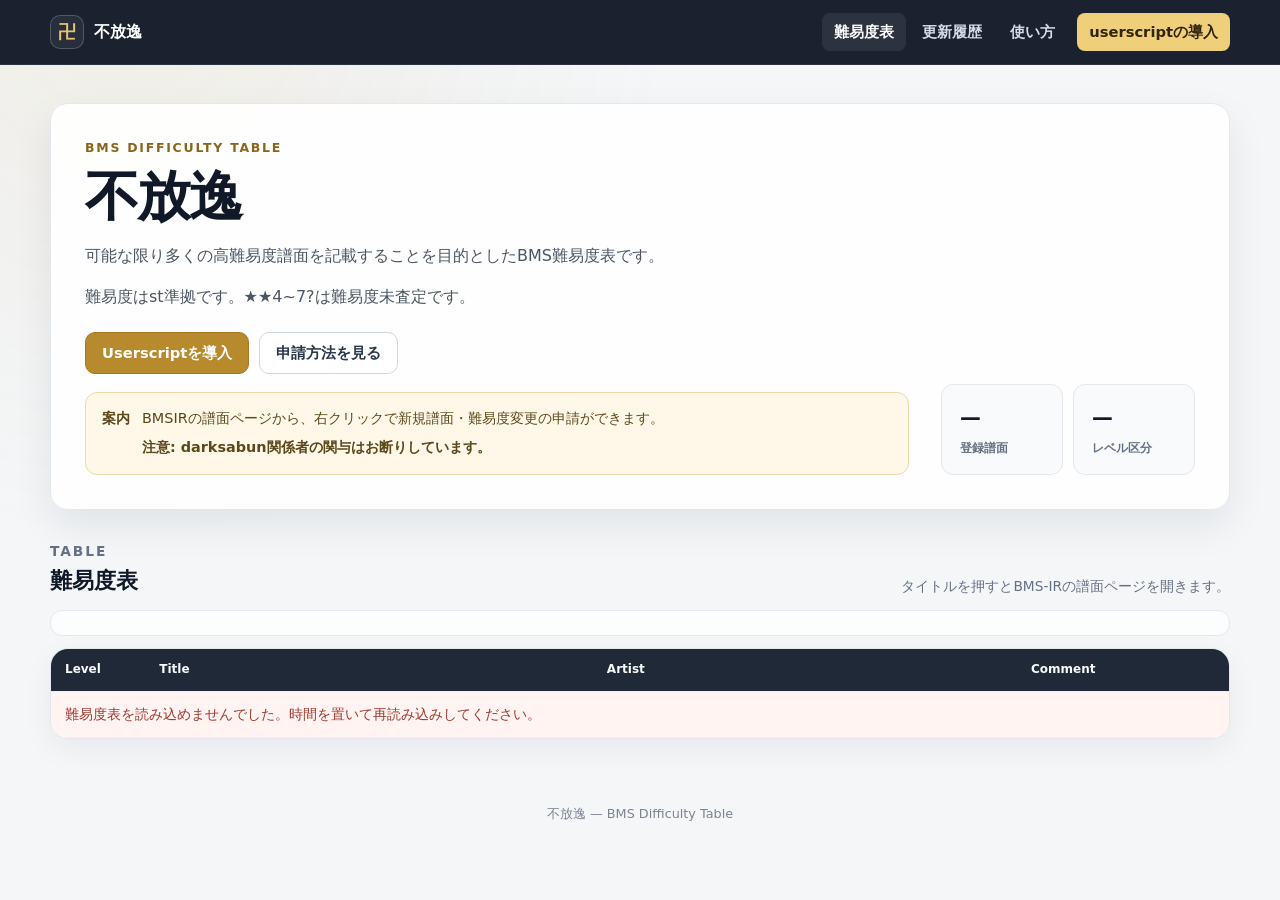
<file: index.html>
<!DOCTYPE html>
<html lang="ja">
<head>
  <meta charset="UTF-8">
  <meta name="viewport" content="width=device-width, initial-scale=1.0">
  <meta name="robots" content="noindex">
  <meta name="bmstable" content="header.json">
  <title>不放逸</title>
  <link rel="stylesheet" href="style.css">
  <style>html.blocked-referrer body{visibility:hidden}</style>
  <script>
    function isBlockedReferrer(referrer){if(!referrer)return false;try{const hostname=new URL(referrer).hostname.toLowerCase().replace(/\.$/,"");return hostname==="darksabun.club"||hostname.endsWith(".darksabun.club")}catch{return false}}
    window.appamadaBlockedReferrer=isBlockedReferrer(document.referrer);
    if(window.appamadaBlockedReferrer)document.documentElement.classList.add("blocked-referrer");
  </script>
</head>
<body>
<header class="site-header">
  <nav class="site-nav shell" aria-label="メインナビゲーション">
    <a class="brand" href="./"><span class="brand-mark">卍</span><span class="brand-text">不放逸</span></a>
    <div class="nav-links">
      <a class="nav-link" aria-current="page" href="./">難易度表</a>
      <a class="nav-link" href="changelog.html">更新履歴</a>
      <a class="nav-link" href="guide.html" title="Userscriptの使い方">使い方</a>
      <a class="nav-link nav-link-primary" href="https://raw.githubusercontent.com/monsta-bms/appamada-tools/main/dist/appamada_bmsir_submit.user.js">userscriptの導入</a>
    </div>
  </nav>
</header>
<main>
  <div class="shell">
    <section class="hero">
      <div class="hero-copy">
        <p class="eyebrow">BMS Difficulty Table</p>
        <h1>不放逸</h1>
        <p class="hero-description">可能な限り多くの高難易度譜面を記載することを目的としたBMS難易度表です。</p>
        <p class="hero-description">難易度はst準拠です。★★4~7?は難易度未査定です。</p>
        <div class="hero-actions">
          <a class="button button-primary" href="https://raw.githubusercontent.com/monsta-bms/appamada-tools/main/dist/appamada_bmsir_submit.user.js">Userscriptを導入</a>
          <a class="button" href="guide.html">申請方法を見る</a>
        </div>
        <div class="notice"><strong>案内</strong><span>BMSIRの譜面ページから、右クリックで新規譜面・難易度変更の申請ができます。<span class="notice-warning">注意: darksabun関係者の関与はお断りしています。</span></span></div>
      </div>
      <div class="hero-stats" aria-label="難易度表の統計">
        <div class="stat"><span class="stat-value" id="chart-count">—</span><span class="stat-label">登録譜面</span></div>
        <div class="stat"><span class="stat-value" id="level-count">—</span><span class="stat-label">レベル区分</span></div>
      </div>
    </section>

    <section class="table-section" aria-labelledby="table-heading">
      <div class="section-heading"><div><p class="eyebrow">Table</p><h2 id="table-heading">難易度表</h2></div><p>タイトルを押すとBMS-IRの譜面ページを開きます。</p></div>
      <div class="level-nav-wrap"><div class="level-nav" id="level-nav" aria-label="レベル移動"></div></div>
      <div class="table-card"><div class="table-scroll">
        <table class="difficulty-table" id="table_int">
          <colgroup><col style="width:8%"><col style="width:38%"><col style="width:36%"><col style="width:18%"></colgroup>
          <thead><tr><th>Level</th><th>Title</th><th>Artist</th><th>Comment</th></tr></thead>
          <tbody id="table-body"><tr><td colspan="4" class="table-message">読み込み中…</td></tr></tbody>
        </table>
      </div></div>
    </section>
  </div>
</main>
<footer class="site-footer shell">不放逸 — BMS Difficulty Table</footer>
<script>
(function(){
  if(window.appamadaBlockedReferrer){document.title="Access denied";document.body.innerHTML='<main class="shell"><section class="guide-section"><h1>Access denied</h1><p>この参照元からのアクセスは許可されていません。</p></section></main>';document.documentElement.classList.remove("blocked-referrer");return;}
  const body=document.getElementById("table-body"), nav=document.getElementById("level-nav");
  const text=(v)=>String(v??"");
  const md5=(v)=>text(v).trim().toLowerCase();
  const isValidMd5=(v)=>/^[0-9a-f]{32}$/.test(v);
  const safeId=(level)=>"level-"+encodeURIComponent(level).replace(/%/g,"-");
  const td=(className,value)=>{const el=document.createElement("td");el.className=className;el.textContent=text(value);return el;};
  async function load(){
    try{
      const header=await fetch(document.querySelector('meta[name="bmstable"]').content,{cache:"no-store"}).then(r=>{if(!r.ok)throw new Error("header");return r.json()});
      const info=await fetch(header.data_url,{cache:"no-store"}).then(r=>{if(!r.ok)throw new Error("data");return r.json()});
      render(info,header.symbol||"");
    }catch(error){console.error("[appamada] table load failed",error);body.innerHTML='<tr><td colspan="4" class="table-message table-message-error">難易度表を読み込めませんでした。時間を置いて再読み込みしてください。</td></tr>';}
  }
  function render(info,mark){
    body.replaceChildren();nav.replaceChildren();
    const groups=[];let current=null;
    for(const item of info){if(!current||current.level!==item.level){current={level:item.level,items:[]};groups.push(current)}current.items.push(item)}
    const frag=document.createDocumentFragment();let stripeIndex=0;
    for(const group of groups){
      const id=safeId(group.level);
      const chip=document.createElement("a");chip.className="level-chip";chip.href="#"+id;chip.textContent=mark+group.level;nav.appendChild(chip);
      const sep=document.createElement("tr");sep.className="level-divider";sep.id=id;const cell=document.createElement("td");cell.colSpan=4;cell.append(document.createTextNode(mark+group.level));const count=document.createElement("span");count.className="level-count";count.textContent=`(${group.items.length}譜面)`;cell.appendChild(count);sep.appendChild(cell);frag.appendChild(sep);
      for(const item of group.items){const tr=document.createElement("tr");tr.classList.add("data-row",stripeIndex%2===0?"data-row-white":"data-row-gray");stripeIndex++;tr.appendChild(td("level-cell",mark+group.level));const title=document.createElement("td");title.className="title-cell";const itemMd5=md5(item.md5);if(isValidMd5(itemMd5)){const a=document.createElement("a");a.href="https://bms-ir.org/new/song?songmd5="+encodeURIComponent(itemMd5);a.target="_blank";a.rel="noopener noreferrer";a.textContent=text(item.title);title.appendChild(a)}else{title.textContent=text(item.title)}tr.appendChild(title);tr.appendChild(td("artist-cell",item.artist));tr.appendChild(td("comment-cell",item.comment));frag.appendChild(tr)}
    }
    body.appendChild(frag);document.getElementById("chart-count").textContent=info.length.toLocaleString("ja-JP");document.getElementById("level-count").textContent=groups.length.toLocaleString("ja-JP");
  }
  load();
})();
</script>
</body>
</html>
</file>
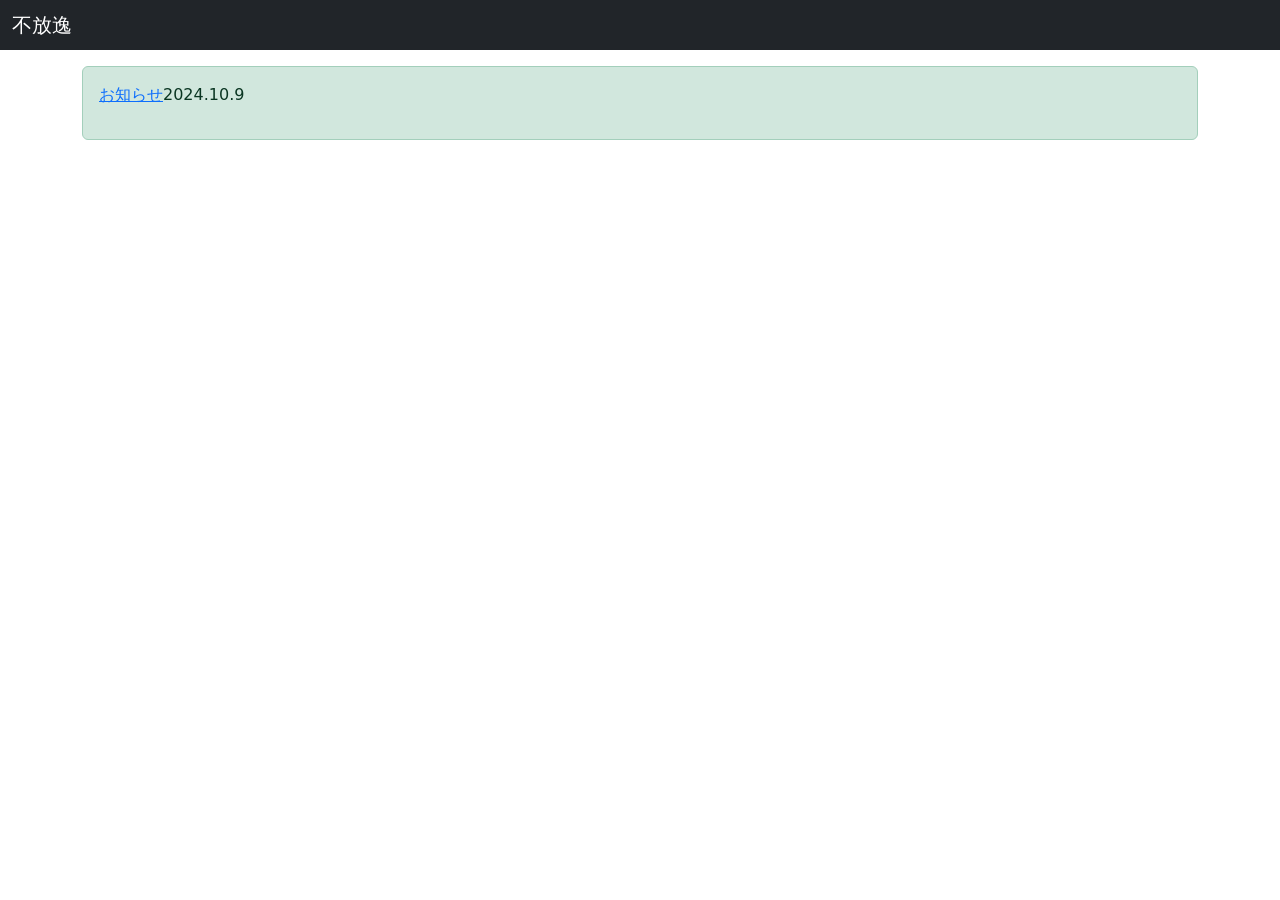
<file: asdasdasasdsadasdadasdsadasaaasssds.html>
<!DOCTYPE html>
<html lang="ja">

<head>
    <title>不放逸</title>
    <meta name="robots" content="noindex" />
    <meta charset="UTF-8">
    <meta http-equiv="X-UA-Compatible" content="IE=edge">
    <meta name="viewport" content="width=device-width, initial-scale=1.0">
    <meta name="bmstable" content="header.json" />
    <script src="https://code.jquery.com/jquery-2.2.4.min.js"></script>
    <link href="https://cdn.jsdelivr.net/npm/bootstrap@5.0.0-beta1/dist/css/bootstrap.min.css" rel="stylesheet"
        integrity="sha384-giJF6kkoqNQ00vy+HMDP7azOuL0xtbfIcaT9wjKHr8RbDVddVHyTfAAsrekwKmP1" crossorigin="anonymous">
    <script src="https://cdn.jsdelivr.net/npm/bootstrap@5.0.0-beta1/dist/js/bootstrap.bundle.min.js"
        integrity="sha384-ygbV9kiqUc6oa4msXn9868pTtWMgiQaeYH7/t7LECLbyPA2x65Kgf80OJFdroafW" crossorigin="anonymous">
    </script>
</head>

<body>
    <header class="mb-3">
        <nav class="navbar navbar-dark bg-dark">
            <div class="container-fluid">
                <span class="navbar-brand mb-0 h1">不放逸</span>
            </div>
        </nav>
    </header>

    <div class="container">
        <div class="alert alert-success mb-3" role="alert">
        <p><a href="https://docs.google.com/spreadsheets/d/1rWuuUpavO7YWWDPhJnzZmBwVTHlLf0KW4rE7W2af1BQ/edit?usp=sharing">お知らせ</a>2024.10.9</p>
            
        </div>


        <!--ここから難易度表本体-->
        <div>
            <table class="table table-light table-striped table-hover" id="table_int">
            </table>
        </div>
        <script language="javascript" type="text/javascript">
            $(document).ready(function () {
                $.getJSON($("meta[name=bmstable]").attr("content"), function (header) {
                    $.getJSON(header.data_url, function (information) {
                        makeBMSTable(information, header.symbol);
                    });
                });
            });

            function makeBMSTable(info, mark) {
                var x = "";
                var ev = "";
                var count = 0;
                var obj = $("#table_int");

                obj.html("");
                $("<thead class='table-dark'><tr><th>Level</th><th>Title</th><th>Artist</th><th>Comment</th></tr></thead><tbody>")
                    .appendTo(obj);
                var obj_sep = null;
                for (var i = 0; i < info.length; i++) {
                    if (x != info[i].level) {
                        if (obj_sep != null) {
                            obj_sep.html("<td colspan='4'>" + "<b>" + mark + x + " (" + count +
                                "譜面)</b></td>");
                        }
                        obj_sep = $("<tr class='table-dark' style='text-align:center' id='" + mark + info[i].level +
                            "'></tr>");
                        obj_sep.appendTo(obj);
                        count = 0;
                        x = info[i].level;
                    }

                    var str = $("<tr></tr>");

                    // Level
                    $("<td width='5%'>" + mark + x + "</td>").appendTo(str);

                    // Title
                    $("<td width='45%'>" +
                        "<a href='http://www.dream-pro.info/~lavalse/LR2IR/search.cgi?mode=ranking&bmsmd5=" + info[
                            i]
                        .md5 + "' target='_blank'>" + info[i].title + "</a></td>").appendTo(str);

                    // Artist
                    $("<td width='40%'>" + info[i].artist + "</td>").appendTo(str);

                    // Comment
                    $("<td width='10%'>" + info[i].comment + "</td>").appendTo(str);
                    str.appendTo(obj);
                    count++;

                }
                $("</tbody>").appendTo(obj);

                if (obj_sep != null) {
                    obj_sep.html("<td class='table-dark' style='text-align:center' colspan='4'>" + "<b>" + mark + x +
                        " (" + count + "譜面)</b></td>");
                }
            }
        </script>
    </div>

</html>
</file>
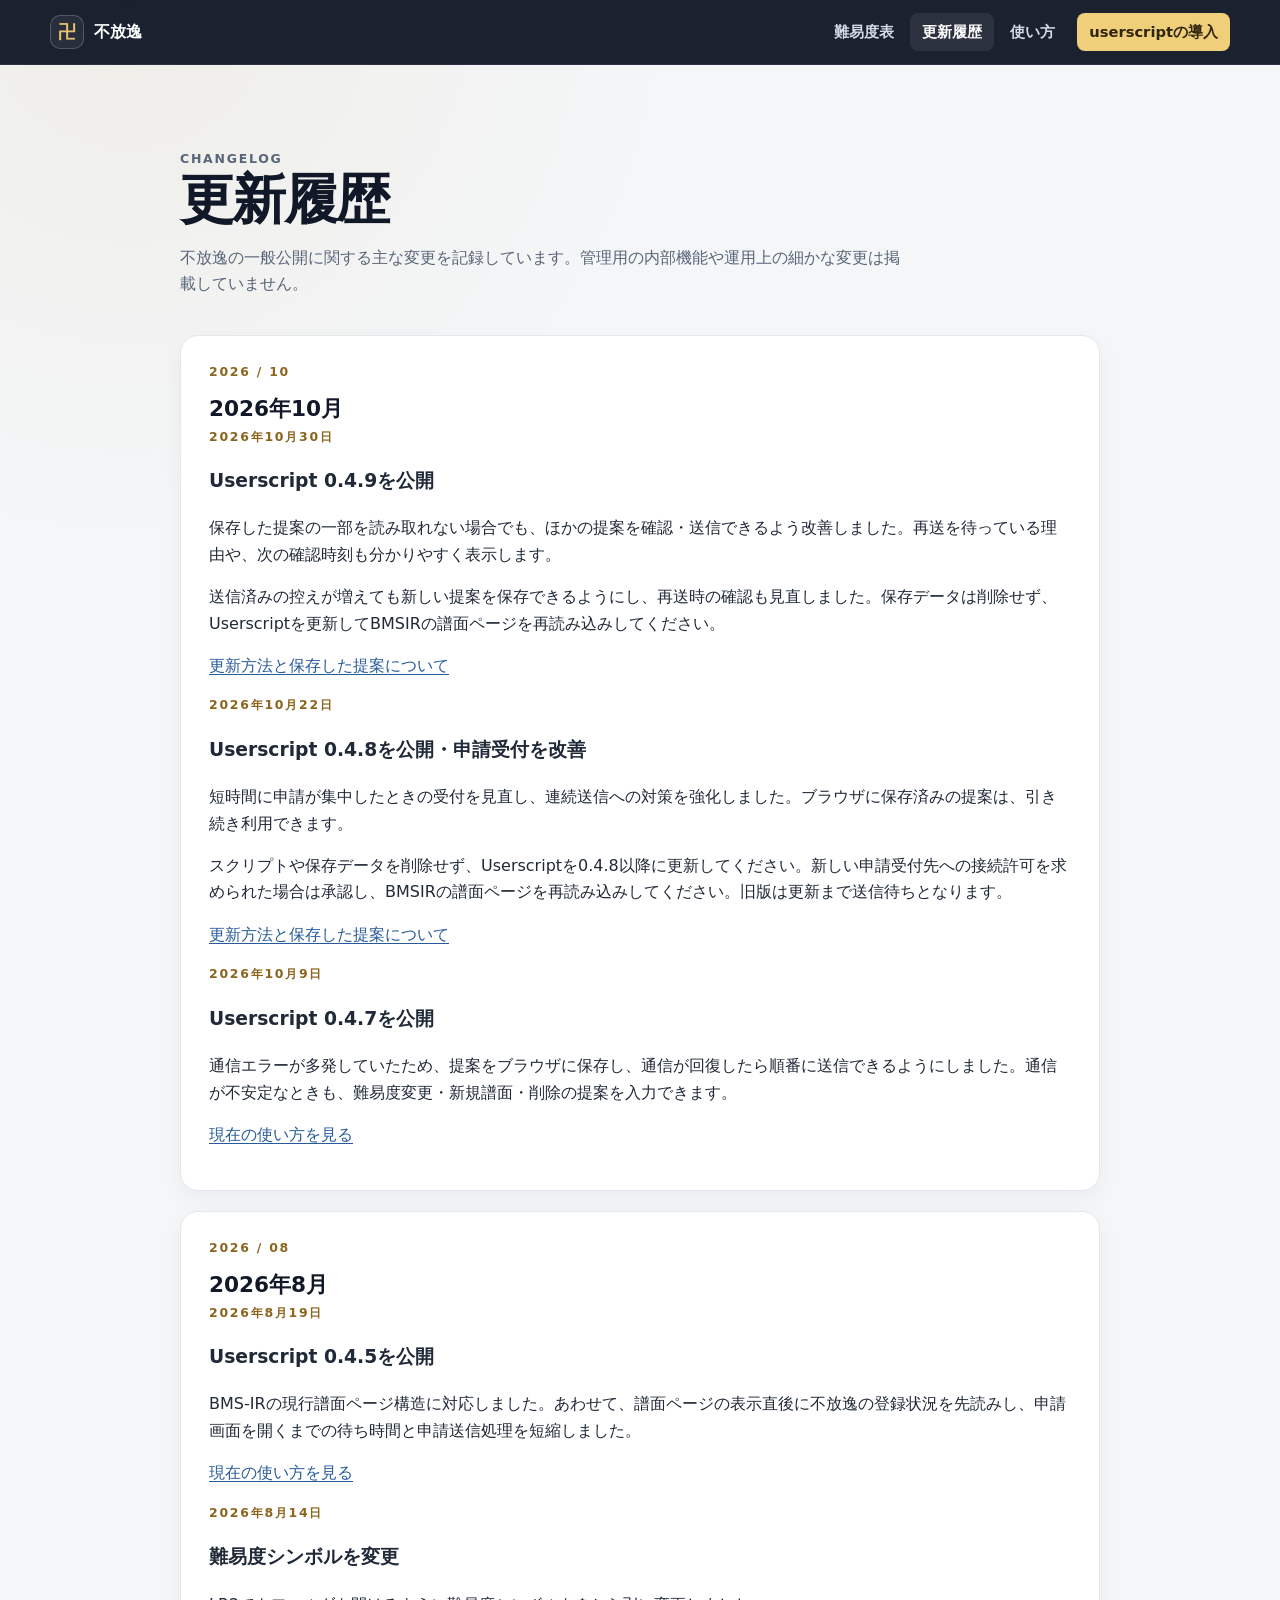
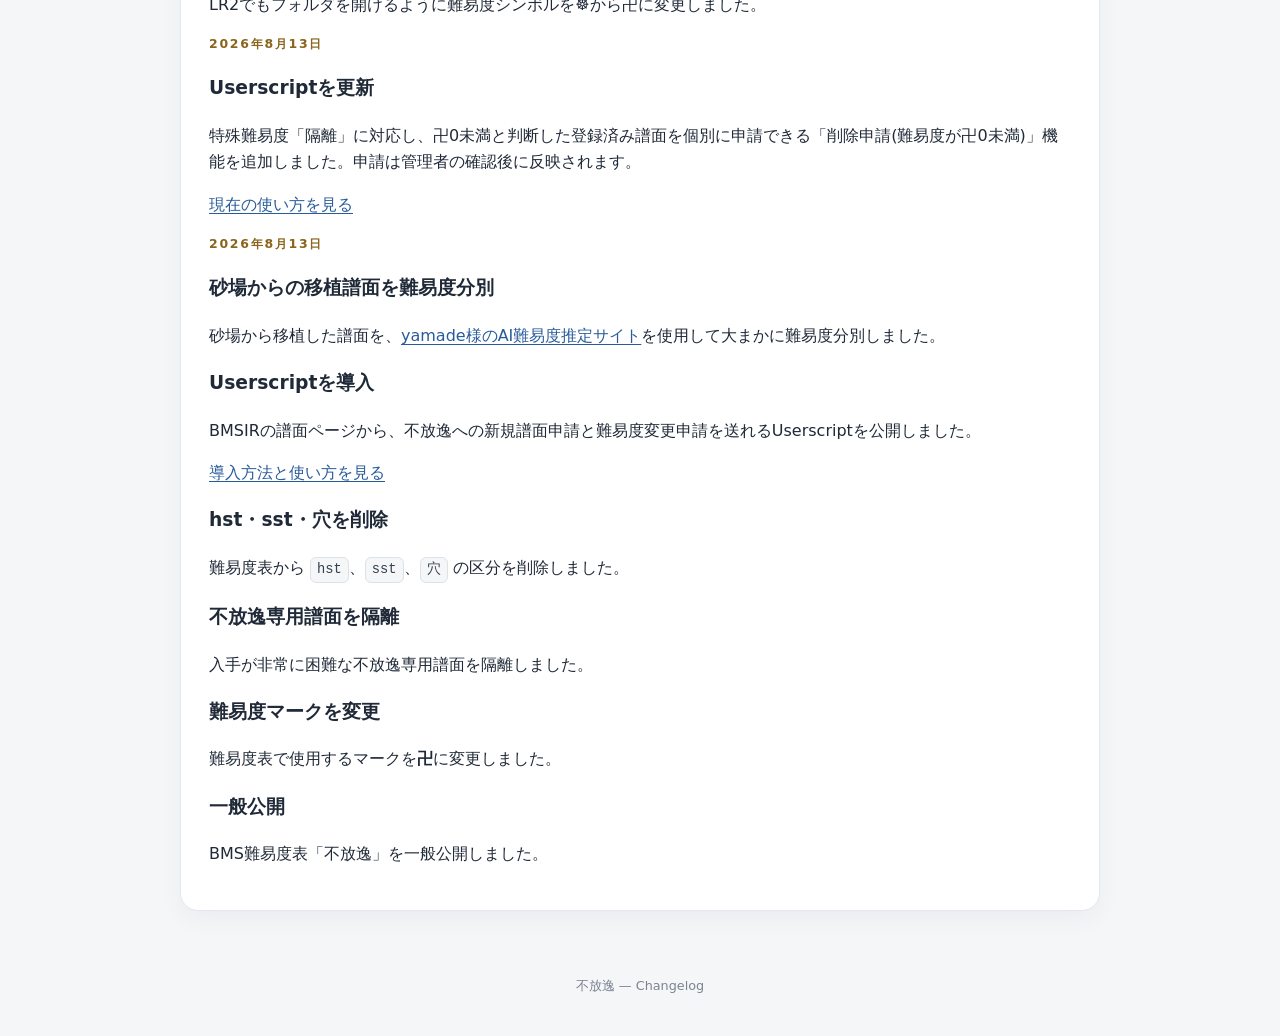
<file: changelog.html>
<!DOCTYPE html>
<html lang="ja">
<head>
  <meta charset="UTF-8">
  <meta name="viewport" content="width=device-width, initial-scale=1.0">
  <meta name="robots" content="noindex">
  <title>更新履歴 | 不放逸</title>
  <link rel="stylesheet" href="style.css">
</head>
<body>
<header class="site-header">
  <nav class="site-nav shell" aria-label="メインナビゲーション">
    <a class="brand" href="./"><span class="brand-mark">卍</span><span class="brand-text">不放逸</span></a>
    <div class="nav-links">
      <a class="nav-link" href="./">難易度表</a>
      <a class="nav-link" aria-current="page" href="changelog.html">更新履歴</a>
      <a class="nav-link" href="guide.html" title="Userscriptの使い方">使い方</a>
      <a class="nav-link nav-link-primary" href="https://raw.githubusercontent.com/monsta-bms/appamada-tools/main/dist/appamada_bmsir_submit.user.js">userscriptの導入</a>
    </div>
  </nav>
</header>

<main class="guide-main changelog-main">
  <section class="guide-hero">
    <p class="eyebrow">Changelog</p>
    <h1>更新履歴</h1>
    <p>不放逸の一般公開に関する主な変更を記録しています。管理用の内部機能や運用上の細かな変更は掲載していません。</p>
  </section>

  <section class="guide-section changelog-section" aria-labelledby="updates-2026-10">
    <div class="changelog-period">
      <p class="eyebrow">2026 / 10</p>
      <h2 id="updates-2026-10">2026年10月</h2>
    </div>
    <div class="changelog-list">
      <article class="changelog-entry">
        <div class="changelog-marker" aria-hidden="true"></div>
        <div class="changelog-content">
          <p class="eyebrow"><time datetime="2026-10-30">2026年10月30日</time></p>
          <h3>Userscript 0.4.9を公開</h3>
          <p>保存した提案の一部を読み取れない場合でも、ほかの提案を確認・送信できるよう改善しました。再送を待っている理由や、次の確認時刻も分かりやすく表示します。</p>
          <p>送信済みの控えが増えても新しい提案を保存できるようにし、再送時の確認も見直しました。保存データは削除せず、Userscriptを更新してBMSIRの譜面ページを再読み込みしてください。</p>
          <p class="changelog-link"><a href="guide.html#script-update">更新方法と保存した提案について</a></p>
        </div>
      </article>

      <article class="changelog-entry">
        <div class="changelog-marker" aria-hidden="true"></div>
        <div class="changelog-content">
          <p class="eyebrow"><time datetime="2026-10-22">2026年10月22日</time></p>
          <h3>Userscript 0.4.8を公開・申請受付を改善</h3>
          <p>短時間に申請が集中したときの受付を見直し、連続送信への対策を強化しました。ブラウザに保存済みの提案は、引き続き利用できます。</p>
          <p>スクリプトや保存データを削除せず、Userscriptを0.4.8以降に更新してください。新しい申請受付先への接続許可を求められた場合は承認し、BMSIRの譜面ページを再読み込みしてください。旧版は更新まで送信待ちとなります。</p>
          <p class="changelog-link"><a href="guide.html#script-update">更新方法と保存した提案について</a></p>
        </div>
      </article>

      <article class="changelog-entry">
        <div class="changelog-marker" aria-hidden="true"></div>
        <div class="changelog-content">
          <p class="eyebrow"><time datetime="2026-10-09">2026年10月9日</time></p>
          <h3>Userscript 0.4.7を公開</h3>
          <p>通信エラーが多発していたため、提案をブラウザに保存し、通信が回復したら順番に送信できるようにしました。通信が不安定なときも、難易度変更・新規譜面・削除の提案を入力できます。</p>
          <p class="changelog-link"><a href="guide.html">現在の使い方を見る</a></p>
        </div>
      </article>
    </div>
  </section>

  <section class="guide-section changelog-section" aria-labelledby="updates-2026-08">
    <div class="changelog-period">
      <p class="eyebrow">2026 / 08</p>
      <h2 id="updates-2026-08">2026年8月</h2>
    </div>

    <div class="changelog-list">
      <article class="changelog-entry">
        <div class="changelog-marker" aria-hidden="true"></div>
        <div class="changelog-content">
          <p class="eyebrow"><time datetime="2026-08-19">2026年8月19日</time></p>
          <h3>Userscript 0.4.5を公開</h3>
          <p>BMS-IRの現行譜面ページ構造に対応しました。あわせて、譜面ページの表示直後に不放逸の登録状況を先読みし、申請画面を開くまでの待ち時間と申請送信処理を短縮しました。</p>
          <p class="changelog-link"><a href="guide.html">現在の使い方を見る</a></p>
        </div>
      </article>

      <article class="changelog-entry">
        <div class="changelog-marker" aria-hidden="true"></div>
        <div class="changelog-content">
          <p class="eyebrow"><time datetime="2026-08-14">2026年8月14日</time></p>
          <h3>難易度シンボルを変更</h3>
          <p>LR2でもフォルダを開けるように難易度シンボルを☸から卍に変更しました。</p>
        </div>
      </article>

      <article class="changelog-entry">
        <div class="changelog-marker" aria-hidden="true"></div>
        <div class="changelog-content">
          <p class="eyebrow"><time datetime="2026-08-13">2026年8月13日</time></p>
          <h3>Userscriptを更新</h3>
          <p>特殊難易度「隔離」に対応し、卍0未満と判断した登録済み譜面を個別に申請できる「削除申請(難易度が卍0未満)」機能を追加しました。申請は管理者の確認後に反映されます。</p>
          <p class="changelog-link"><a href="guide.html">現在の使い方を見る</a></p>
        </div>
      </article>

      <article class="changelog-entry">
        <div class="changelog-marker" aria-hidden="true"></div>
        <div class="changelog-content">
          <p class="eyebrow"><time datetime="2026-08-13">2026年8月13日</time></p>
          <h3>砂場からの移植譜面を難易度分別</h3>
          <p>砂場から移植した譜面を、<a href="https://yamade-bms.github.io/bms-difficulty-estimation-table/estimate/">yamade様のAI難易度推定サイト</a>を使用して大まかに難易度分別しました。</p>
        </div>
      </article>

      <article class="changelog-entry">
        <div class="changelog-marker" aria-hidden="true"></div>
        <div class="changelog-content">
          <h3>Userscriptを導入</h3>
          <p>BMSIRの譜面ページから、不放逸への新規譜面申請と難易度変更申請を送れるUserscriptを公開しました。</p>
          <p class="changelog-link"><a href="guide.html">導入方法と使い方を見る</a></p>
        </div>
      </article>

      <article class="changelog-entry">
        <div class="changelog-marker" aria-hidden="true"></div>
        <div class="changelog-content">
          <h3>hst・sst・穴を削除</h3>
          <p>難易度表から <span class="code-like">hst</span>、<span class="code-like">sst</span>、<span class="code-like">穴</span> の区分を削除しました。</p>
        </div>
      </article>

      <article class="changelog-entry">
        <div class="changelog-marker" aria-hidden="true"></div>
        <div class="changelog-content">
          <h3>不放逸専用譜面を隔離</h3>
          <p>入手が非常に困難な不放逸専用譜面を隔離しました。</p>
        </div>
      </article>

      <article class="changelog-entry">
        <div class="changelog-marker" aria-hidden="true"></div>
        <div class="changelog-content">
          <h3>難易度マークを変更</h3>
          <p>難易度表で使用するマークを<strong class="changelog-symbol">卍</strong>に変更しました。</p>
        </div>
      </article>

      <article class="changelog-entry">
        <div class="changelog-marker" aria-hidden="true"></div>
        <div class="changelog-content">
          <h3>一般公開</h3>
          <p>BMS難易度表「不放逸」を一般公開しました。</p>
        </div>
      </article>
    </div>
  </section>
</main>

<footer class="site-footer shell">不放逸 — Changelog</footer>
</body>
</html>
</file>
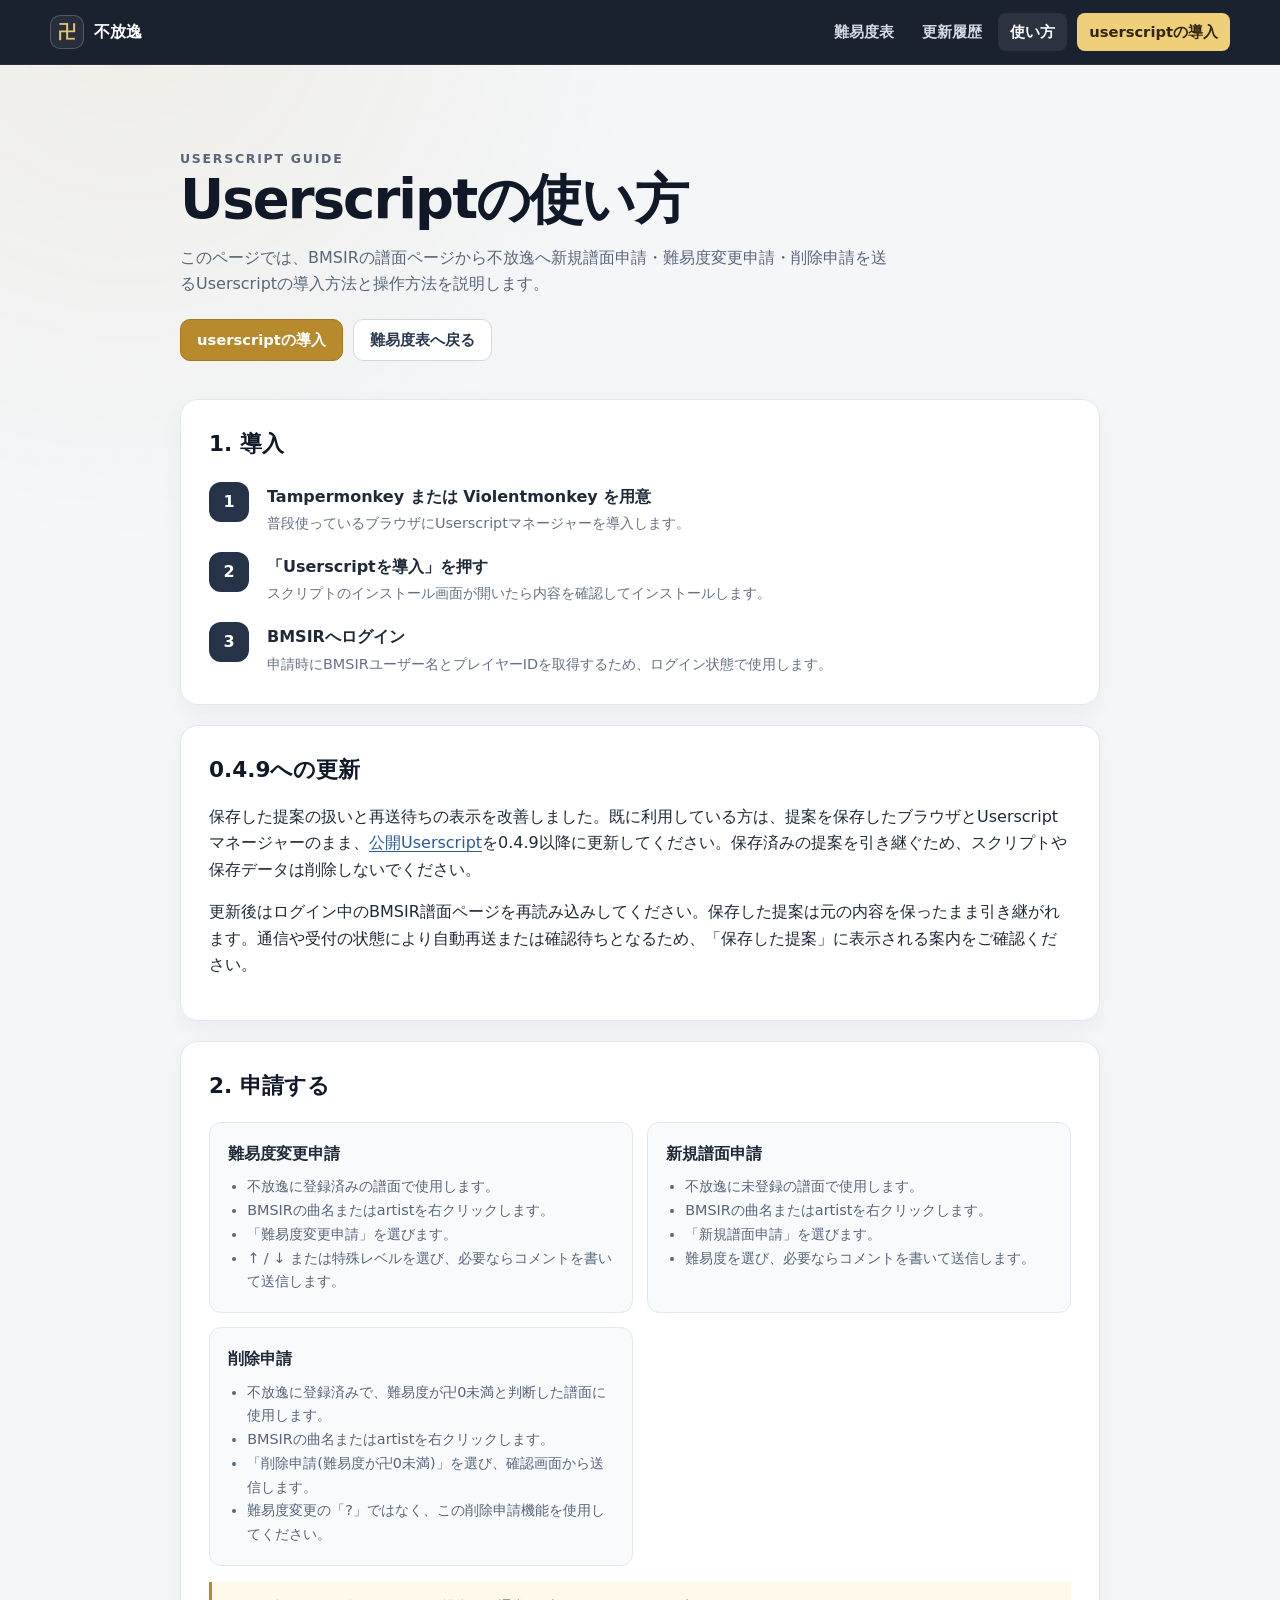
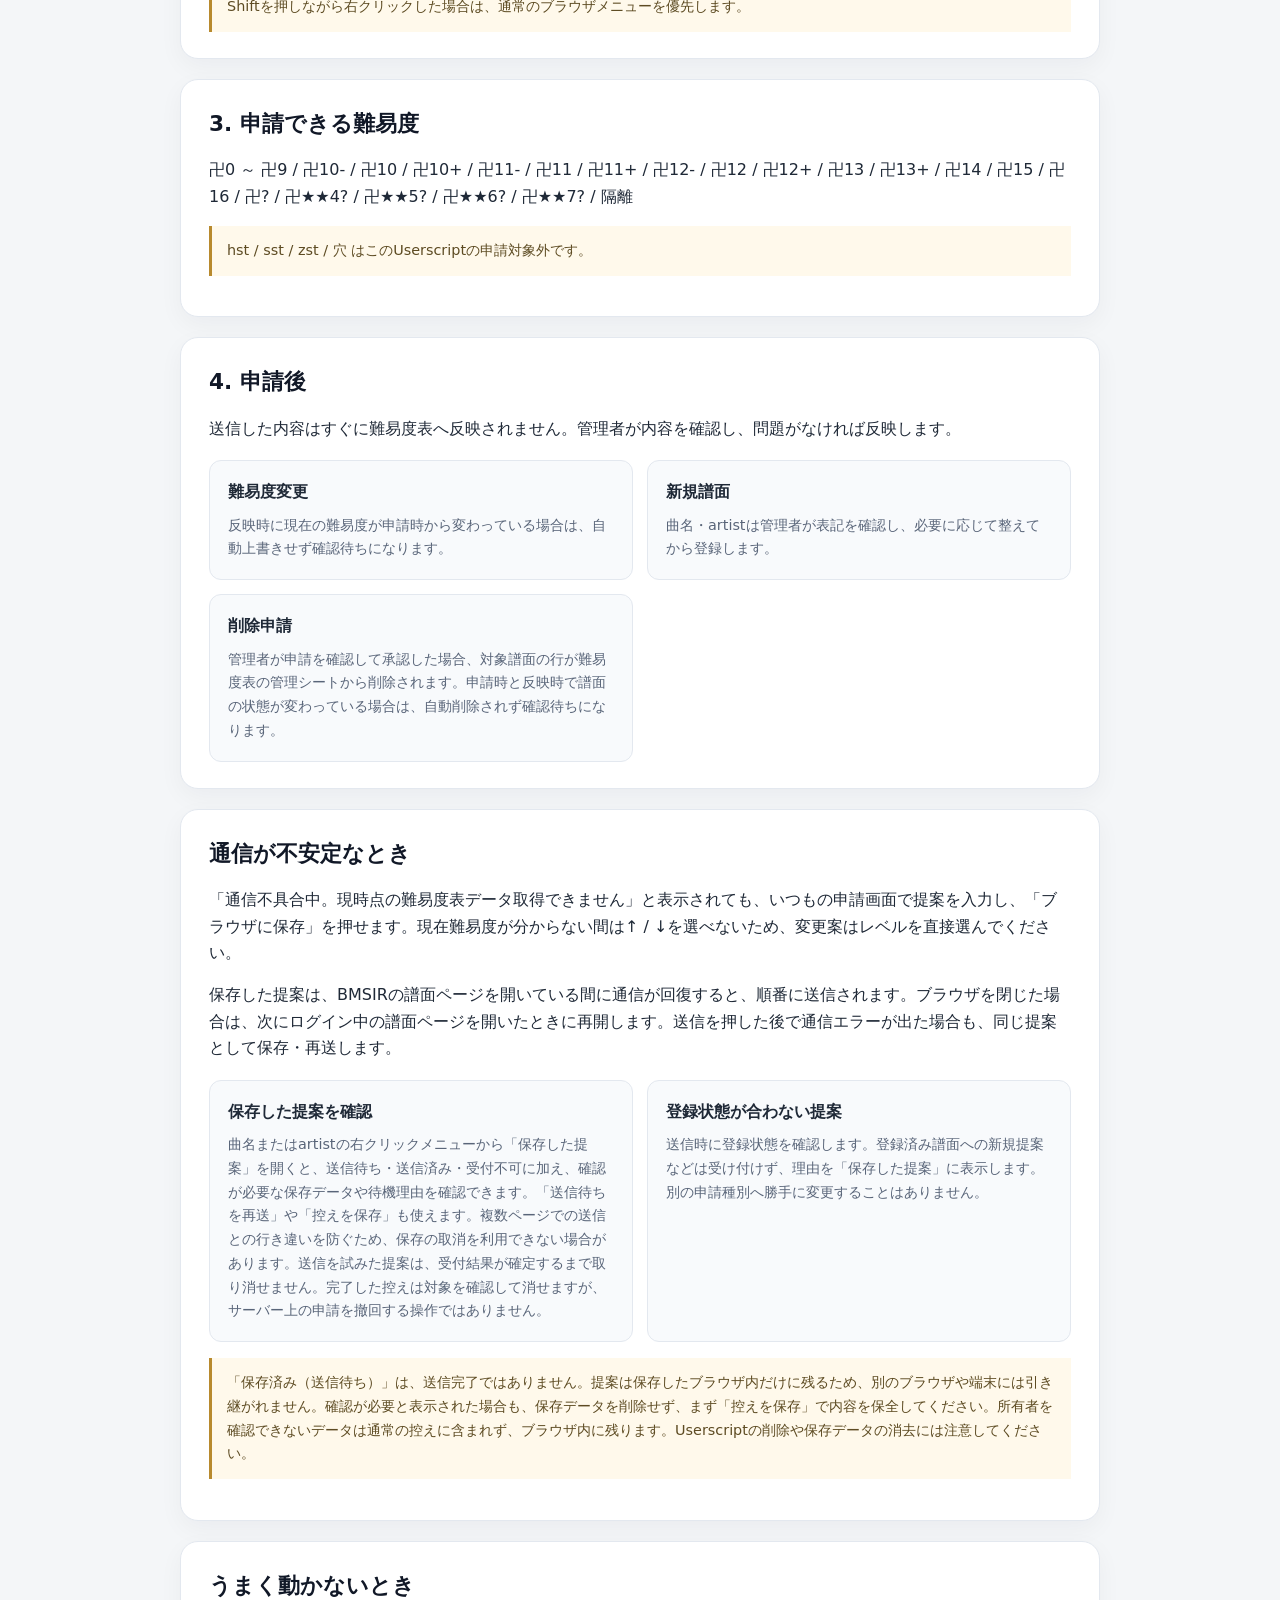
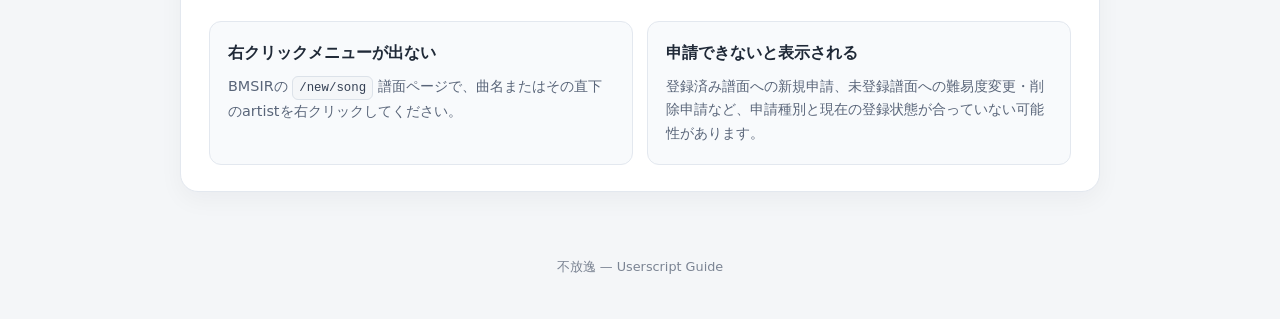
<file: guide.html>
<!DOCTYPE html>
<html lang="ja">
<head>
  <meta charset="UTF-8">
  <meta name="viewport" content="width=device-width, initial-scale=1.0">
  <meta name="robots" content="noindex">
  <title>Userscriptの使い方 | 不放逸</title>
  <link rel="stylesheet" href="style.css">
</head>
<body>
<header class="site-header"><nav class="site-nav shell" aria-label="メインナビゲーション"><a class="brand" href="./"><span class="brand-mark">卍</span><span class="brand-text">不放逸</span></a><div class="nav-links"><a class="nav-link" href="./">難易度表</a><a class="nav-link" href="changelog.html">更新履歴</a><a class="nav-link" aria-current="page" href="guide.html" title="Userscriptの使い方">使い方</a><a class="nav-link nav-link-primary" href="https://raw.githubusercontent.com/monsta-bms/appamada-tools/main/dist/appamada_bmsir_submit.user.js">userscriptの導入</a></div></nav></header>
<main class="guide-main">
  <section class="guide-hero"><p class="eyebrow">Userscript Guide</p><h1>Userscriptの使い方</h1><p>このページでは、BMSIRの譜面ページから不放逸へ新規譜面申請・難易度変更申請・削除申請を送るUserscriptの導入方法と操作方法を説明します。</p><div class="hero-actions"><a class="button button-primary" href="https://raw.githubusercontent.com/monsta-bms/appamada-tools/main/dist/appamada_bmsir_submit.user.js">userscriptの導入</a><a class="button" href="./">難易度表へ戻る</a></div></section>

  <section class="guide-section"><h2>1. 導入</h2><ol class="step-list"><li><strong>Tampermonkey または Violentmonkey を用意</strong><span>普段使っているブラウザにUserscriptマネージャーを導入します。</span></li><li><strong>「Userscriptを導入」を押す</strong><span>スクリプトのインストール画面が開いたら内容を確認してインストールします。</span></li><li><strong>BMSIRへログイン</strong><span>申請時にBMSIRユーザー名とプレイヤーIDを取得するため、ログイン状態で使用します。</span></li></ol></section>

  <section class="guide-section" id="script-update"><h2>0.4.9への更新</h2><p>保存した提案の扱いと再送待ちの表示を改善しました。既に利用している方は、提案を保存したブラウザとUserscriptマネージャーのまま、<a href="https://raw.githubusercontent.com/monsta-bms/appamada-tools/main/dist/appamada_bmsir_submit.user.js">公開Userscript</a>を0.4.9以降に更新してください。保存済みの提案を引き継ぐため、スクリプトや保存データは削除しないでください。</p><p>更新後はログイン中のBMSIR譜面ページを再読み込みしてください。保存した提案は元の内容を保ったまま引き継がれます。通信や受付の状態により自動再送または確認待ちとなるため、「保存した提案」に表示される案内をご確認ください。</p></section>

  <section class="guide-section"><h2>2. 申請する</h2><div class="guide-grid"><div class="guide-card"><h3>難易度変更申請</h3><ul><li>不放逸に登録済みの譜面で使用します。</li><li>BMSIRの曲名またはartistを右クリックします。</li><li>「難易度変更申請」を選びます。</li><li>↑ / ↓ または特殊レベルを選び、必要ならコメントを書いて送信します。</li></ul></div><div class="guide-card"><h3>新規譜面申請</h3><ul><li>不放逸に未登録の譜面で使用します。</li><li>BMSIRの曲名またはartistを右クリックします。</li><li>「新規譜面申請」を選びます。</li><li>難易度を選び、必要ならコメントを書いて送信します。</li></ul></div><div class="guide-card"><h3>削除申請</h3><ul><li>不放逸に登録済みで、難易度が卍0未満と判断した譜面に使用します。</li><li>BMSIRの曲名またはartistを右クリックします。</li><li>「削除申請(難易度が卍0未満)」を選び、確認画面から送信します。</li><li>難易度変更の「?」ではなく、この削除申請機能を使用してください。</li></ul></div></div><div class="guide-note">Shiftを押しながら右クリックした場合は、通常のブラウザメニューを優先します。</div></section>

  <section class="guide-section"><h2>3. 申請できる難易度</h2><p class="level-list">卍0 ～ 卍9 / 卍10- / 卍10 / 卍10+ / 卍11- / 卍11 / 卍11+ / 卍12- / 卍12 / 卍12+ / 卍13 / 卍13+ / 卍14 / 卍15 / 卍16 / 卍? / 卍★★4? / 卍★★5? / 卍★★6? / 卍★★7? / 隔離</p><p class="guide-note">hst / sst / zst / 穴 はこのUserscriptの申請対象外です。</p></section>

  <section class="guide-section"><h2>4. 申請後</h2><p>送信した内容はすぐに難易度表へ反映されません。管理者が内容を確認し、問題がなければ反映します。</p><div class="guide-grid"><div class="guide-card"><h3>難易度変更</h3><p>反映時に現在の難易度が申請時から変わっている場合は、自動上書きせず確認待ちになります。</p></div><div class="guide-card"><h3>新規譜面</h3><p>曲名・artistは管理者が表記を確認し、必要に応じて整えてから登録します。</p></div><div class="guide-card"><h3>削除申請</h3><p>管理者が申請を確認して承認した場合、対象譜面の行が難易度表の管理シートから削除されます。申請時と反映時で譜面の状態が変わっている場合は、自動削除されず確認待ちになります。</p></div></div></section>

  <section class="guide-section"><h2>通信が不安定なとき</h2><p>「通信不具合中。現時点の難易度表データ取得できません」と表示されても、いつもの申請画面で提案を入力し、「ブラウザに保存」を押せます。現在難易度が分からない間は↑ / ↓を選べないため、変更案はレベルを直接選んでください。</p><p>保存した提案は、BMSIRの譜面ページを開いている間に通信が回復すると、順番に送信されます。ブラウザを閉じた場合は、次にログイン中の譜面ページを開いたときに再開します。送信を押した後で通信エラーが出た場合も、同じ提案として保存・再送します。</p><div class="guide-grid"><div class="guide-card"><h3>保存した提案を確認</h3><p>曲名またはartistの右クリックメニューから「保存した提案」を開くと、送信待ち・送信済み・受付不可に加え、確認が必要な保存データや待機理由を確認できます。「送信待ちを再送」や「控えを保存」も使えます。複数ページでの送信との行き違いを防ぐため、保存の取消を利用できない場合があります。送信を試みた提案は、受付結果が確定するまで取り消せません。完了した控えは対象を確認して消せますが、サーバー上の申請を撤回する操作ではありません。</p></div><div class="guide-card"><h3>登録状態が合わない提案</h3><p>送信時に登録状態を確認します。登録済み譜面への新規提案などは受け付けず、理由を「保存した提案」に表示します。別の申請種別へ勝手に変更することはありません。</p></div></div><p class="guide-note">「保存済み（送信待ち）」は、送信完了ではありません。提案は保存したブラウザ内だけに残るため、別のブラウザや端末には引き継がれません。確認が必要と表示された場合も、保存データを削除せず、まず「控えを保存」で内容を保全してください。所有者を確認できないデータは通常の控えに含まれず、ブラウザ内に残ります。Userscriptの削除や保存データの消去には注意してください。</p></section>

  <section class="guide-section"><h2>うまく動かないとき</h2><div class="guide-grid"><div class="guide-card"><h3>右クリックメニューが出ない</h3><p>BMSIRの <span class="code-like">/new/song</span> 譜面ページで、曲名またはその直下のartistを右クリックしてください。</p></div><div class="guide-card"><h3>申請できないと表示される</h3><p>登録済み譜面への新規申請、未登録譜面への難易度変更・削除申請など、申請種別と現在の登録状態が合っていない可能性があります。</p></div></div></section>
</main>
<footer class="site-footer shell">不放逸 — Userscript Guide</footer>
</body>
</html>
</file>
<file: style.css>
:root{--bg:#f4f6f8;--surface:#fff;--text:#1f2937;--muted:#667085;--line:#e3e8ef;--nav:#111827;--accent:#b88a2e;--accent-soft:#fff8e8;--link:#285b9a;--shadow:0 16px 38px rgba(15,23,42,.08);font-family:"Noto Sans JP","Yu Gothic UI","Yu Gothic",Meiryo,system-ui,-apple-system,BlinkMacSystemFont,"Segoe UI",sans-serif}*{box-sizing:border-box}html{scroll-behavior:smooth;background:var(--bg)}body{margin:0;min-width:320px;background:radial-gradient(circle at 10% 0%,rgba(184,138,46,.08),transparent 34rem),var(--bg);color:var(--text);line-height:1.65}a{color:var(--link);text-decoration-thickness:1px;text-underline-offset:.17em}.shell{width:min(1180px,calc(100% - 32px));margin-inline:auto}.site-header{position:sticky;top:0;z-index:100;background:rgba(17,24,39,.96);color:#fff;border-bottom:1px solid rgba(255,255,255,.08);backdrop-filter:blur(14px)}.site-nav{min-height:64px;display:flex;align-items:center;gap:24px}.brand{display:inline-flex;align-items:center;gap:10px;color:#fff;text-decoration:none;font-weight:750}.brand-mark{display:grid;width:34px;height:34px;place-items:center;border:1px solid rgba(255,255,255,.2);border-radius:10px;background:rgba(255,255,255,.06);color:#e6c36f;font-size:1.12rem}.nav-links{display:flex;align-items:center;gap:4px;margin-left:auto}.nav-link{display:inline-flex;align-items:center;justify-content:center;min-height:38px;padding:0 12px;border-radius:8px;color:#d7dde7;font-size:.92rem;font-weight:650;text-decoration:none}.nav-link:hover,.nav-link[aria-current="page"]{background:rgba(255,255,255,.08);color:#fff}.nav-link-primary{margin-left:6px;background:#f0cf7b;color:#30250d}.nav-link-primary:hover{background:#f7dc98;color:#211806}main{padding:38px 0 64px}.hero{display:grid;grid-template-columns:minmax(0,1fr) auto;gap:32px;align-items:end;padding:34px;border:1px solid var(--line);border-radius:18px;background:rgba(255,255,255,.92);box-shadow:var(--shadow)}.eyebrow{margin:0 0 8px;color:#8b651d;font-size:.78rem;font-weight:800;letter-spacing:.14em;text-transform:uppercase}.hero h1,.guide-hero h1{margin:0;color:#111827;font-size:clamp(2rem,5vw,3.4rem);line-height:1.12;letter-spacing:-.035em}.hero-description{max-width:760px;margin:15px 0 0;color:#4b5563}.hero-actions{display:flex;flex-wrap:wrap;gap:10px;margin-top:22px}.button{display:inline-flex;min-height:42px;align-items:center;justify-content:center;padding:0 16px;border:1px solid #cfd7e3;border-radius:10px;background:#fff;color:#27364a;font-size:.92rem;font-weight:750;text-decoration:none}.button-primary{border-color:#a7771e;background:#b88a2e;color:#fff}.hero-stats{display:grid;grid-template-columns:repeat(2,minmax(112px,1fr));gap:10px}.stat{min-width:122px;padding:16px 18px;border:1px solid var(--line);border-radius:12px;background:#f8fafc}.stat-value{display:block;color:#111827;font-size:1.3rem;font-weight:800;font-variant-numeric:tabular-nums}.stat-label{display:block;margin-top:2px;color:var(--muted);font-size:.76rem;font-weight:700}.notice{display:flex;gap:12px;align-items:flex-start;margin-top:18px;padding:14px 16px;border:1px solid #ecd9aa;border-radius:12px;background:var(--accent-soft);color:#5c481a;font-size:.9rem}.notice>span{min-width:0}.notice-warning{display:block;margin-top:5px;font-weight:750}.table-section{margin-top:30px}.section-heading{display:flex;align-items:end;justify-content:space-between;gap:20px;margin-bottom:12px}.section-heading h2,.guide-section h2{margin:0;color:#111827;font-size:1.35rem}.section-heading p{margin:0;color:var(--muted);font-size:.86rem}.level-nav-wrap{margin-bottom:12px;padding:12px;border:1px solid var(--line);border-radius:12px;background:rgba(255,255,255,.76)}.level-nav{display:flex;flex-wrap:wrap;gap:6px}.level-chip{display:inline-flex;min-height:30px;align-items:center;justify-content:center;padding:0 9px;border:1px solid #d8dee7;border-radius:999px;background:#fff;color:#3e4b5e;font-size:.78rem;font-weight:750;text-decoration:none}.table-card{overflow:hidden;border:1px solid var(--line);border-radius:18px;background:#fff;box-shadow:0 10px 30px rgba(15,23,42,.055)}.table-scroll{overflow-x:auto}.difficulty-table{width:100%;min-width:920px;border-collapse:separate;border-spacing:0;table-layout:fixed;font-size:.88rem}.difficulty-table th,.difficulty-table td{padding:11px 14px;border-bottom:1px solid #edf0f4;vertical-align:middle;text-align:left;overflow-wrap:anywhere}.difficulty-table thead th{position:sticky;top:0;z-index:5;background:#1f2937;color:#f8fafc;font-size:.75rem;font-weight:800}.difficulty-table tbody tr.data-row-white td{background:#f6f7f9}.difficulty-table tbody tr.data-row-gray td{background:#e9edf2}.difficulty-table tbody tr.data-row:hover td{background:#fff9ec}.level-cell{color:#745717;font-weight:850;white-space:nowrap}.title-cell a{color:#22568f;font-weight:650;text-decoration:none}.title-cell a:hover{text-decoration:underline}.comment-cell{color:#596579;font-size:.82rem}.level-divider{scroll-margin-top:80px}.level-divider td{padding:9px 14px;border-bottom:0;background:#2d3748;color:#fff;text-align:center;font-size:.85rem;font-weight:800}.level-count{margin-left:7px;color:#cbd5e1;font-size:.77rem;font-weight:650}.table-message{padding:28px;color:var(--muted);text-align:center}.table-message-error{color:#9f3a2e;background:#fff4f2}.site-footer{padding:0 0 42px;color:#7b8493;font-size:.8rem;text-align:center}.guide-main{width:min(920px,calc(100% - 32px));margin-inline:auto}.guide-hero{padding:32px 0 18px}.guide-hero p{max-width:720px;margin:14px 0 0;color:#596579}.guide-section{margin-top:20px;padding:26px 28px;border:1px solid var(--line);border-radius:18px;background:#fff;box-shadow:0 8px 24px rgba(15,23,42,.045)}.step-list{display:grid;gap:14px;margin:20px 0 0;padding:0;list-style:none;counter-reset:guide-step}.step-list li{position:relative;min-height:52px;padding:2px 0 2px 58px;counter-increment:guide-step}.step-list li::before{position:absolute;top:0;left:0;display:grid;width:40px;height:40px;place-items:center;border-radius:12px;background:#253247;color:#fff;content:counter(guide-step);font-weight:800}.step-list strong{display:block}.step-list span{display:block;margin-top:2px;color:#667085;font-size:.9rem}.guide-grid{display:grid;grid-template-columns:repeat(2,minmax(0,1fr));gap:14px;margin-top:18px}.guide-card{padding:18px;border:1px solid var(--line);border-radius:12px;background:#f8fafc}.guide-card h3{margin:0 0 8px;font-size:1rem}.guide-card p,.guide-card ul{margin:0;color:#596579;font-size:.9rem}.guide-card ul{padding-left:1.2rem}.code-like{display:inline-block;padding:1px 6px;border:1px solid #dce2e9;border-radius:6px;background:#f4f6f8;color:#344054;font-family:ui-monospace,SFMono-Regular,Menlo,Consolas,monospace;font-size:.86em}.guide-note{margin-top:16px;padding:13px 15px;border-left:3px solid #b88a2e;background:#fff9eb;color:#5d4b22;font-size:.9rem}@media(max-width:760px){.shell,.guide-main{width:min(100% - 22px,1180px)}.site-nav{min-height:58px;gap:8px}.brand-mark{width:31px;height:31px}.brand-text{display:none}.nav-links{gap:1px}.nav-link{min-height:36px;padding:0 9px;font-size:.82rem}.nav-link-primary{margin-left:1px}main{padding-top:22px}.hero{grid-template-columns:1fr;gap:22px;padding:24px 20px}.section-heading{display:block}.difficulty-table thead th{top:0}.guide-section{padding:22px 18px}.guide-grid{grid-template-columns:1fr}}
</file>
